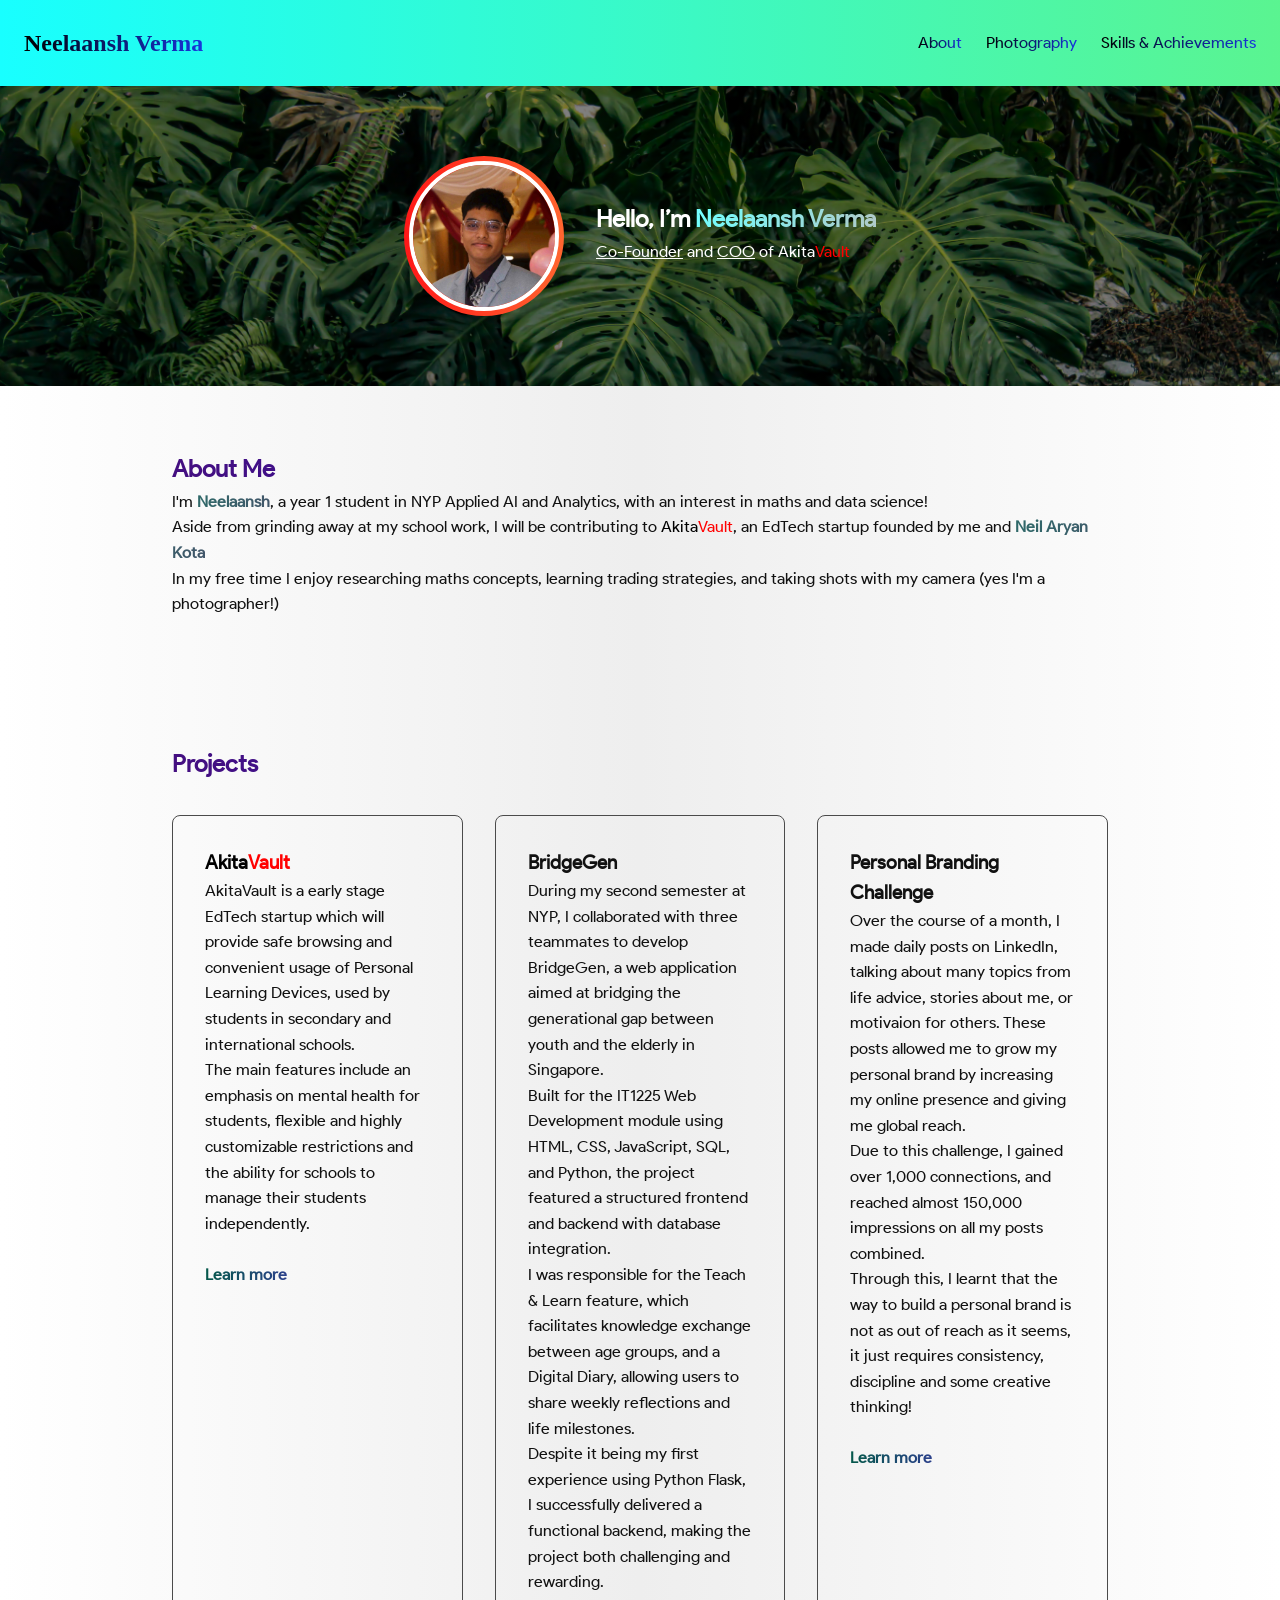
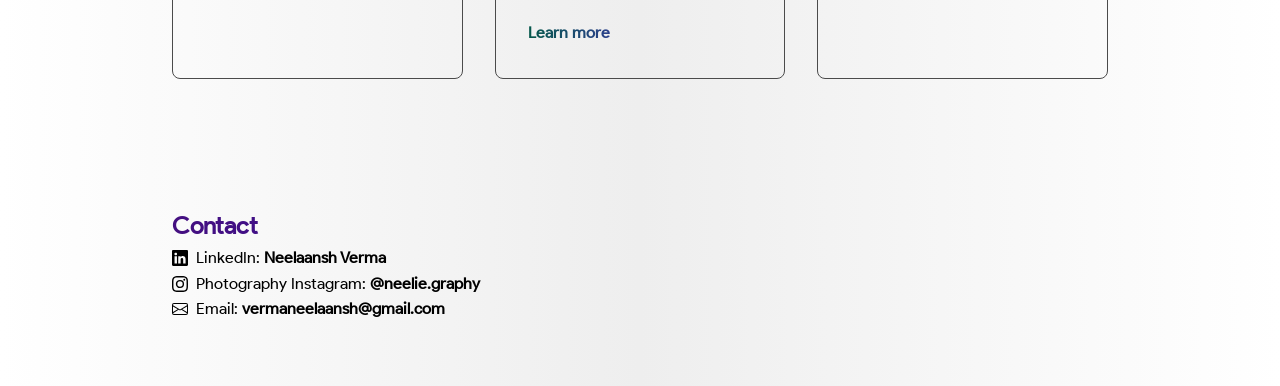
<file: index.html>
<!DOCTYPE html>
<html lang="en">
<head>
  <meta charset="UTF-8">
  <title>Neelaansh Verma</title>
  <meta name="viewport" content="width=device-width, initial-scale=1.0">
  <link rel="stylesheet" href="css/style.css">
</head>
<body>
    <audio autoplay loop>
        <source src="images/Zyrlith - Mindscape (Visualizer).mp3" type="audio/mpeg"> 
    </audio>

    <nav class="navbar">
        <h1 class="logo">
            Neelaansh Verma
        </h1>
        <ul>
        <li><a href="index.html">About</a></li>
        <li><a href="photography.html">Photography</a></li>
        <li><a href="skills.html">Skills & Achievements</a></li>
        </ul>
    </nav>

    <section class="hero">
        <div class="hero-content">
            <div class="avatar">
                <img src="images/1741098044890.jpeg" alt="Profile">
            </div>
            <div class="hero-text">
                <h2>Hello, I’m <span class="name-grad"><a href="https://www.linkedin.com/in/neelaansh-verma-236569338/">Neelaansh Verma</a></span></h2>
                <p><span class="underline">Co-Founder</span> and <span class="underline">COO</span> of Akita<span class="akv-text">Vault</span></p>
            </div>
        </div>
    </section>

    <section id="about" class="section">
        <h2>About Me</h2>
        <p>
        I'm <span class="name-grad2">Neelaansh</span>, a year 1 student in NYP Applied AI and Analytics, with an interest in maths and data science!<br>Aside from grinding away at my school work, I will be contributing to <a class="akitavault" href="https://www.linkedin.com/company/akitavault/">Akita<span class="akv-text">Vault</span></a>, an EdTech startup founded by me and <a class="neilaryankota" href="https://www.linkedin.com/in/neil-aryan-kota-9ab932304/">Neil Aryan Kota</a><br>In my free time I enjoy researching maths concepts, learning trading strategies, and taking shots with my camera (yes I'm a photographer!) 
        </p>
    </section>

    <section id="projects" class="section">
        <h2>Projects</h2>
        <div class="projects-grid box hidden">
            <article class="card">
                <h3><a href="https://www.linkedin.com/company/akitavault/">Akita<span class="akv-text">Vault</span></a></h3>
                <p>AkitaVault is a early stage EdTech startup which will provide safe browsing and convenient usage of Personal Learning Devices, used by students in secondary and international schools.<br>The main features include an emphasis on mental health for students, flexible and highly customizable restrictions and the ability for schools to manage their students independently.<br><br><a class="akvlink" href="https://www.linkedin.com/company/akitavault/">Learn more</a></p>
            </article>

            <article class="card">
                <h3>BridgeGen</h3>
                <p>During my second semester at NYP, I collaborated with three teammates to develop BridgeGen, a web application aimed at bridging the generational gap between youth and the elderly in Singapore.<br>Built for the IT1225 Web Development module using HTML, CSS, JavaScript, SQL, and Python, the project featured a structured frontend and backend with database integration.<br> I was responsible for the Teach & Learn feature, which facilitates knowledge exchange between age groups, and a Digital Diary, allowing users to share weekly reflections and life milestones.<br> Despite it being my first experience using Python Flask, I successfully delivered a functional backend, making the project both challenging and rewarding.<br><br><a class="akvlink" href="https://www.linkedin.com/in/neelaansh-verma-236569338/details/projects/">Learn more</a></p>
            </article>

            <article class="card">
                <h3>Personal Branding Challenge</h3>
                <p>Over the course of a month, I made daily posts on LinkedIn, talking about many topics from life advice, stories about me, or motivaion for others. These posts allowed me to grow my personal brand by increasing my online presence and giving me global reach.<br>Due to this challenge, I gained over 1,000 connections, and reached almost 150,000 impressions on all my posts combined.<br>Through this, I learnt that the way to build a personal brand is not as out of reach as it seems, it just requires consistency, discipline and some creative thinking!<br><br><a class="akvlink" href="https://www.linkedin.com/feed/update/urn:li:activity:7362489348820267008/">Learn more</a></p>
            </article>
        </div>
    </section>

    <section id="contact" class="section">
        <h2>Contact</h2>
        <a class="contactlink" href="https://www.linkedin.com/in/neelaansh-verma-236569338/">
            <div class="icon-text">
                <svg xmlns="http://www.w3.org/2000/svg" width="16" height="16" fill="currentColor" class="bi-linkedin" viewBox="0 0 16 16">
                    <path d="M0 1.146C0 .513.526 0 1.175 0h13.65C15.474 0 16 .513 16 1.146v13.708c0 .633-.526 1.146-1.175 1.146H1.175C.526 16 0 15.487 0 14.854zm4.943 12.248V6.169H2.542v7.225zm-1.2-8.212c.837 0 1.358-.554 1.358-1.248-.015-.709-.52-1.248-1.342-1.248S2.4 3.226 2.4 3.934c0 .694.521 1.248 1.327 1.248zm4.908 8.212V9.359c0-.216.016-.432.08-.586.173-.431.568-.878 1.232-.878.869 0 1.216.662 1.216 1.634v3.865h2.401V9.25c0-2.22-1.184-3.252-2.764-3.252-1.274 0-1.845.7-2.165 1.193v.025h-.016l.016-.025V6.169h-2.4c.03.678 0 7.225 0 7.225z"/>
                </svg>
                <span>LinkedIn: <strong>Neelaansh Verma</strong></span>
            </div>
        </a>
        <a class="contactlink" href="https://www.instagram.com/neelie.graphy">
            <div class="icon-text">
                    <svg xmlns="http://www.w3.org/2000/svg" width="16" height="16" fill="currentColor" class="bi-instagram" viewBox="0 0 16 16">
                        <path d="M8 0C5.829 0 5.556.01 4.703.048 3.85.088 3.269.222 2.76.42a3.9 3.9 0 0 0-1.417.923A3.9 3.9 0 0 0 .42 2.76C.222 3.268.087 3.85.048 4.7.01 5.555 0 5.827 0 8.001c0 2.172.01 2.444.048 3.297.04.852.174 1.433.372 1.942.205.526.478.972.923 1.417.444.445.89.719 1.416.923.51.198 1.09.333 1.942.372C5.555 15.99 5.827 16 8 16s2.444-.01 3.298-.048c.851-.04 1.434-.174 1.943-.372a3.9 3.9 0 0 0 1.416-.923c.445-.445.718-.891.923-1.417.197-.509.332-1.09.372-1.942C15.99 10.445 16 10.173 16 8s-.01-2.445-.048-3.299c-.04-.851-.175-1.433-.372-1.941a3.9 3.9 0 0 0-.923-1.417A3.9 3.9 0 0 0 13.24.42c-.51-.198-1.092-.333-1.943-.372C10.443.01 10.172 0 7.998 0zm-.717 1.442h.718c2.136 0 2.389.007 3.232.046.78.035 1.204.166 1.486.275.373.145.64.319.92.599s.453.546.598.92c.11.281.24.705.275 1.485.039.843.047 1.096.047 3.231s-.008 2.389-.047 3.232c-.035.78-.166 1.203-.275 1.485a2.5 2.5 0 0 1-.599.919c-.28.28-.546.453-.92.598-.28.11-.704.24-1.485.276-.843.038-1.096.047-3.232.047s-2.39-.009-3.233-.047c-.78-.036-1.203-.166-1.485-.276a2.5 2.5 0 0 1-.92-.598 2.5 2.5 0 0 1-.6-.92c-.109-.281-.24-.705-.275-1.485-.038-.843-.046-1.096-.046-3.233s.008-2.388.046-3.231c.036-.78.166-1.204.276-1.486.145-.373.319-.64.599-.92s.546-.453.92-.598c.282-.11.705-.24 1.485-.276.738-.034 1.024-.044 2.515-.045zm4.988 1.328a.96.96 0 1 0 0 1.92.96.96 0 0 0 0-1.92m-4.27 1.122a4.109 4.109 0 1 0 0 8.217 4.109 4.109 0 0 0 0-8.217m0 1.441a2.667 2.667 0 1 1 0 5.334 2.667 2.667 0 0 1 0-5.334"/>
                    </svg>
                <span>Photography Instagram: <strong>@neelie.graphy</strong></span>
            </div>
        </a>
        <a class="contactlink" href="mailto:vermaneelaansh@gmail.com">
            <div class="icon-text">
                <svg xmlns="http://www.w3.org/2000/svg" width="16" height="16" fill="currentColor" class="bi-envelope" viewBox="0 0 16 16">
                    <path d="M0 4a2 2 0 0 1 2-2h12a2 2 0 0 1 2 2v8a2 2 0 0 1-2 2H2a2 2 0 0 1-2-2zm2-1a1 1 0 0 0-1 1v.217l7 4.2 7-4.2V4a1 1 0 0 0-1-1zm13 2.383-4.708 2.825L15 11.105zm-.034 6.876-5.64-3.471L8 9.583l-1.326-.795-5.64 3.47A1 1 0 0 0 2 13h12a1 1 0 0 0 .966-.741M1 11.105l4.708-2.897L1 5.383z"/>
                </svg>
                <span>Email: <strong>vermaneelaansh@gmail.com</strong></span>
            </div>
        </a>
        
        <!--<div class="stat-card">
            <span class="stat-value" data-target="1683">0</span>
            <p>Followers on LinkedIn</p>
        </div>-->

    </section>

  <script src="js/script.js"></script>
  
</body>
</html>
</file>
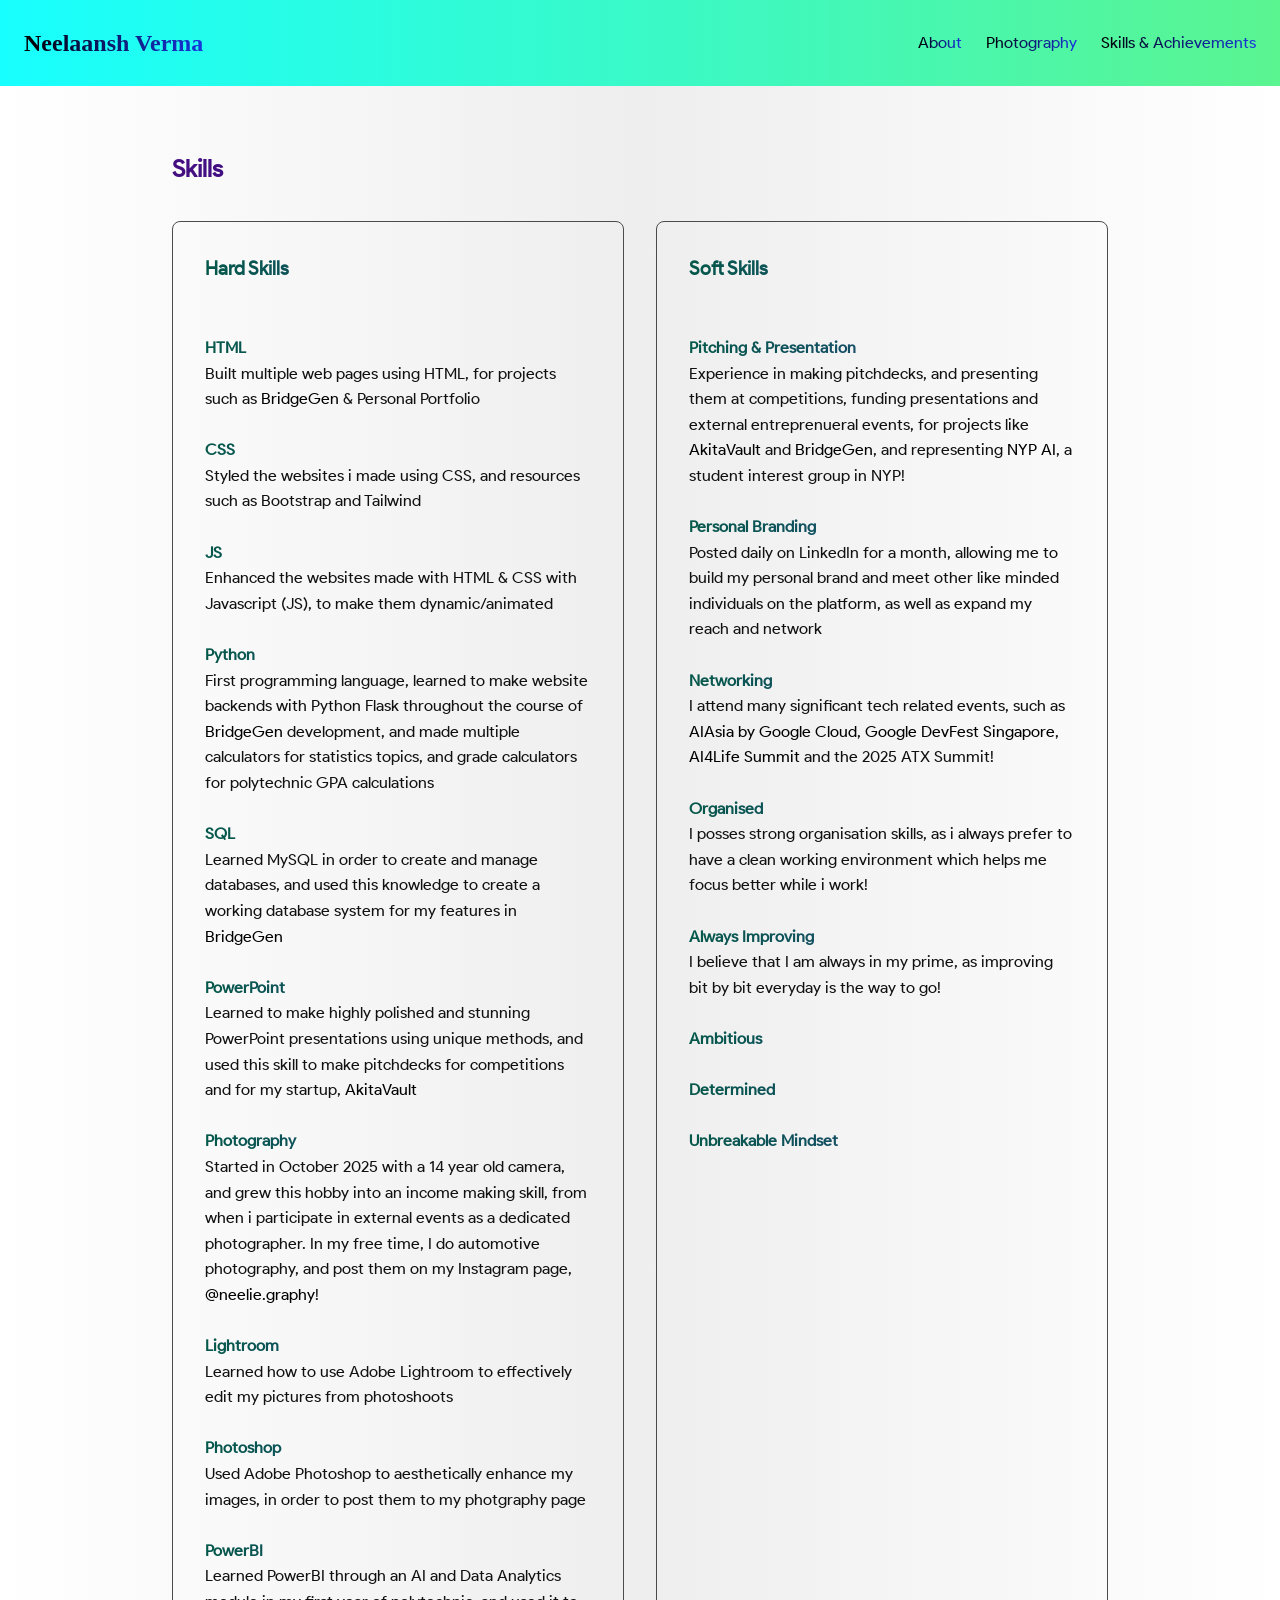
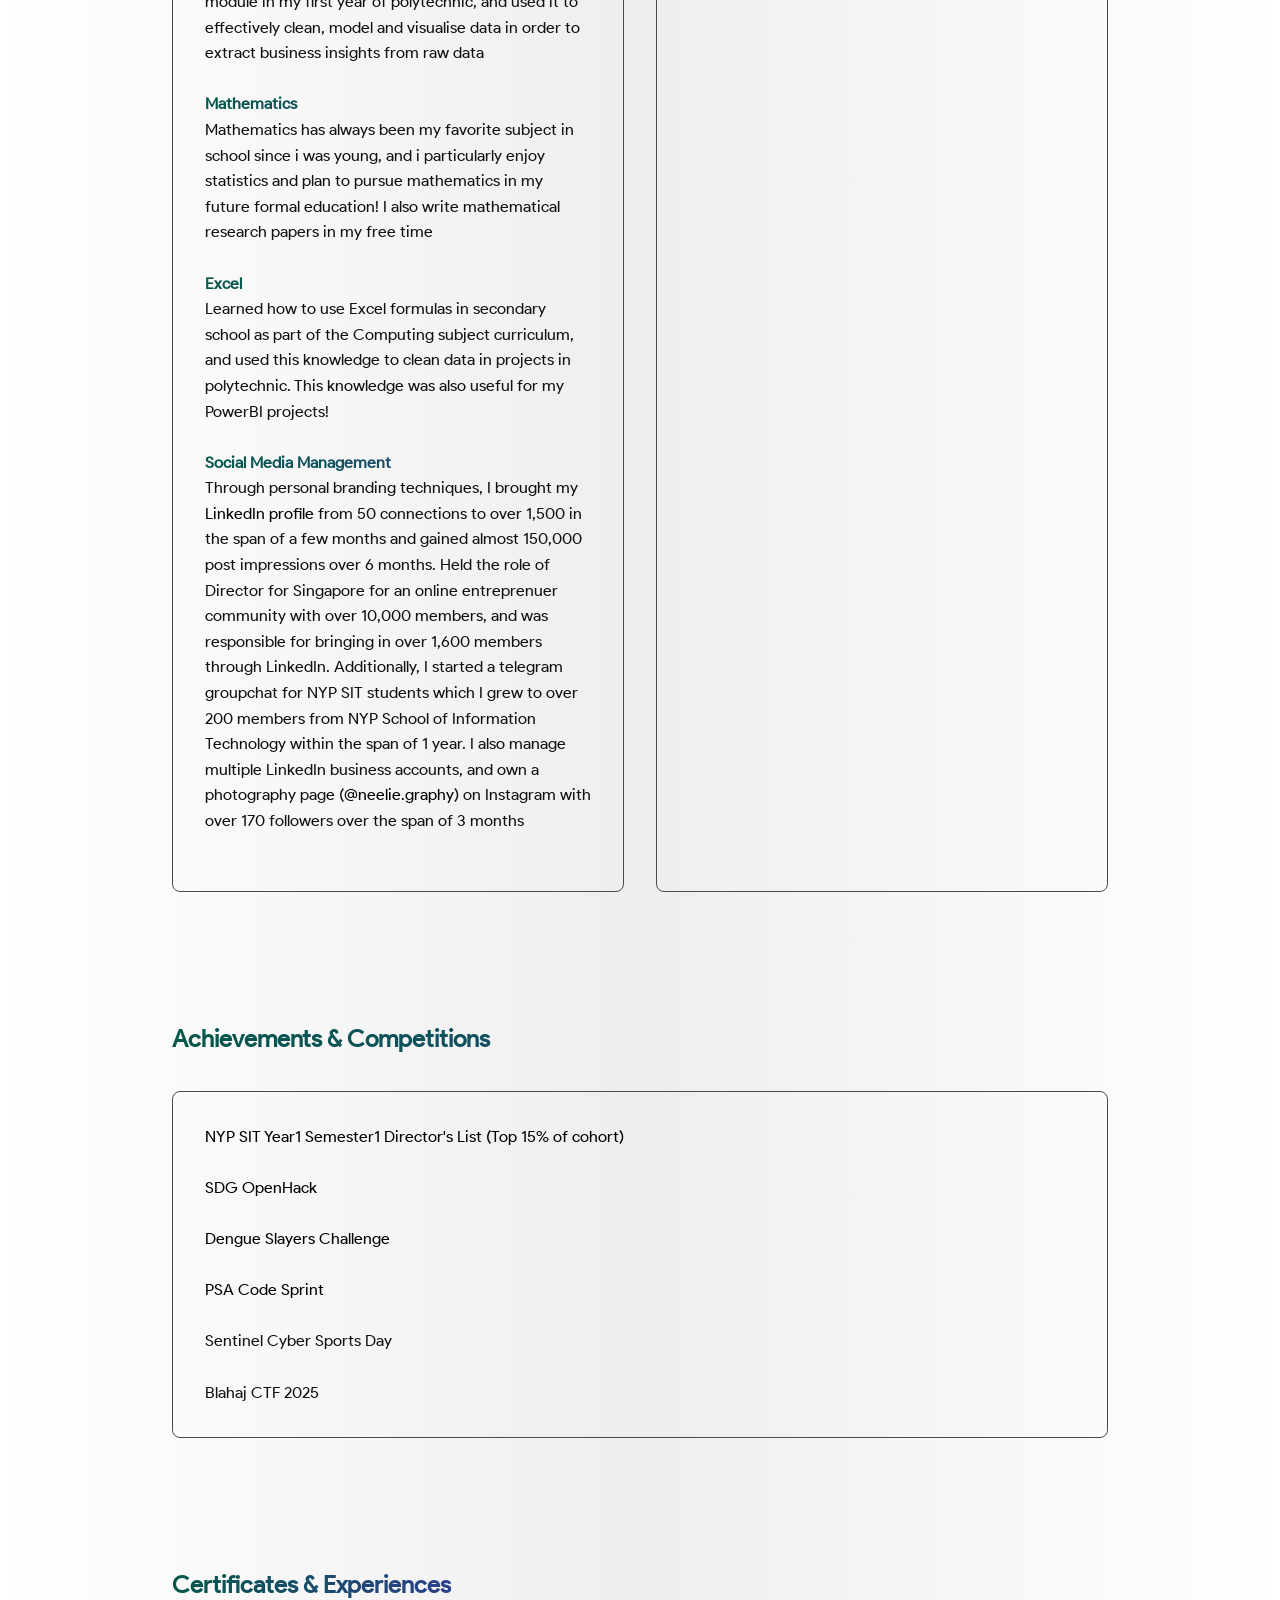
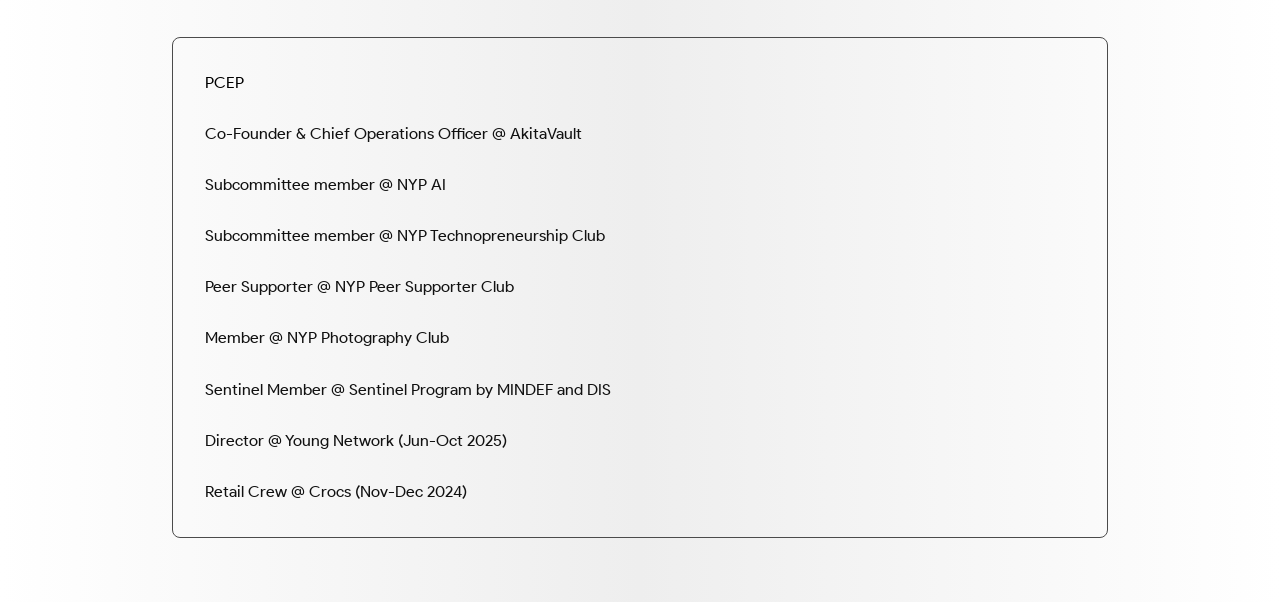
<file: skills.html>
<!DOCTYPE html>
<html lang="en">
<head>
    <meta charset="UTF-8">
    <meta name="viewport" content="width=device-width, initial-scale=1.0">
    <title>Skills</title>
    <link rel="stylesheet" href="css/style.css">
</head>
<body>
    <audio autoplay loop muted>
        <source src="images/Zyrlith - Mindscape (Visualizer).mp3" type="audio/mpeg"> 
    </audio>

    <nav class="navbar">
        <h1 class="logo">
            Neelaansh Verma
        </h1>
        <ul>
        <li><a href="index.html">About</a></li>
        <li><a href="photography.html">Photography</a></li>
        <li><a href="skills.html">Skills & Achievements</a></li>
        </ul>
    </nav>

    <section id="skills" class="section">
        <h2>Skills</h2>
        <div class="projects-grid box hidden">
            <article class="card">
                <h3 class="akvlink">Hard Skills</h3><br><br>
                <h4 class="akvlink">HTML</h4>
                <p>Built multiple web pages using HTML, for projects such as <a href="https://www.linkedin.com/in/neelaansh-verma-236569338/details/projects/">BridgeGen</a> & Personal Portfolio</p><br>
                <h4 class="akvlink">CSS</h4>
                <p>Styled the websites i made using CSS, and resources such as Bootstrap and Tailwind</p><br>
                <h4 class="akvlink">JS</h4>
                <p>Enhanced the websites made with HTML & CSS with Javascript (JS), to make them dynamic/animated</p><br>
                <h4 class="akvlink">Python</h4>
                <p>First programming language, learned to make website backends with Python Flask throughout the course of <a href="https://www.linkedin.com/in/neelaansh-verma-236569338/details/projects/">BridgeGen</a> development, and made multiple calculators for statistics topics, and grade calculators for polytechnic GPA calculations</p><br>
                <h4 class="akvlink">SQL</h4>
                <p>Learned MySQL in order to create and manage databases, and used this knowledge to create a working database system for my features in <a href="https://www.linkedin.com/in/neelaansh-verma-236569338/details/projects/">BridgeGen</a></p><br>
                <h4 class="akvlink">PowerPoint</h4>
                <p>Learned to make highly polished and stunning PowerPoint presentations using unique methods, and used this skill to make pitchdecks for competitions and for my startup, <a href="https://www.linkedin.com/company/akitavault/">AkitaVault</a></p><br>
                <h4 class="akvlink">Photography</h4>
                <p>Started in October 2025 with a 14 year old camera, and grew this hobby into an income making skill, from when i participate in external events as a dedicated photographer. In my free time, I do automotive photography, and post them on my Instagram page, <a href="https://www.instagram.com/neelie.graphy" class="akitavault">@neelie.graphy</a>!</p><br>
                <h4 class="akvlink">Lightroom</h4>
                <p>Learned how to use Adobe Lightroom to effectively edit my pictures from photoshoots</p><br>
                <h4 class="akvlink">Photoshop</h4>
                <p>Used Adobe Photoshop to aesthetically enhance my images, in order to post them to my photgraphy page</p><br>
                <h4 class="akvlink">PowerBI</h4>
                <p>Learned PowerBI through an AI and Data Analytics module in my first year of polytechnic, and used it to effectively clean, model and visualise data in order to extract business insights from raw data</p><br>
                <h4 class="akvlink">Mathematics</h4>
                <p>Mathematics has always been my favorite subject in school since i was young, and i particularly enjoy statistics and plan to pursue mathematics in my future formal education! I also write mathematical research papers in my free time</p><br>
                <h4 class="akvlink">Excel</h4>
                <p>Learned how to use Excel formulas in secondary school as part of the Computing subject curriculum, and used this knowledge to clean data in projects in polytechnic. This knowledge was also useful for my PowerBI projects!</p><br>
                <h4 class="akvlink">Social Media Management</h4>
                <p>Through personal branding techniques, I brought my <a href="https://www.linkedin.com/in/neelaansh-verma-236569338/">LinkedIn profile</a> from 50 connections to over 1,500 in the span of a few months and gained almost 150,000 post impressions over 6 months. Held the role of Director for Singapore for an online entreprenuer community with over 10,000 members, and was responsible for bringing in over 1,600 members through LinkedIn. Additionally, I started a telegram groupchat for NYP SIT students which I grew to over 200 members from NYP School of Information Technology within the span of 1 year. I also manage multiple LinkedIn business accounts, and own a photography page (<a href="https://www.instagram.com/neelie.graphy" class="akitavault">@neelie.graphy</a>) on Instagram with over 170 followers over the span of 3 months</p><br>
            </article>
            <article class="card">
                <h3 class="akvlink">Soft Skills</h3><br><br>
                <h4 class="akvlink">Pitching & Presentation</h4>
                <p>Experience in making pitchdecks, and presenting them at competitions, funding presentations and external entreprenueral events, for projects like <a href="https://www.linkedin.com/company/akitavault/">AkitaVault</a> and <a href="https://www.linkedin.com/in/neelaansh-verma-236569338/details/projects/">BridgeGen</a>, and representing <a href="https://nyp.ai">NYP AI</a>, a student interest group in NYP!</p><br>
                <h4 class="akvlink">Personal Branding</h4>
                <p>Posted daily on LinkedIn for a month, allowing me to build my personal brand and meet other like minded individuals on the platform, as well as expand my reach and network</p><br>
                <h4 class="akvlink">Networking</h4>
                <p>I attend many significant tech related events, such as <a href="https://www.linkedin.com/posts/neelaansh-verma-236569338_akitavault-singapore-ai-activity-7366890013499801600-2Gng?utm_source=share&utm_medium=member_desktop&rcm=ACoAAFTM4AoBgqzDvi3a2Dte_wCc0QduAiRBP6I">AIAsia by Google Cloud</a>, <a href="https://www.linkedin.com/posts/neelaansh-verma-236569338_google-gdg-networking-activity-7398722495467589633-_Kan?utm_source=share&utm_medium=member_desktop&rcm=ACoAAFTM4AoBgqzDvi3a2Dte_wCc0QduAiRBP6I">Google DevFest Singapore</a>, <a href="https://www.linkedin.com/posts/neelaansh-verma-236569338_networking-nanyangbiologics-nvidia-activity-7366141761074683905-KJuT?utm_source=share&utm_medium=member_desktop&rcm=ACoAAFTM4AoBgqzDvi3a2Dte_wCc0QduAiRBP6I">AI4Life Summit</a> and the 2025 ATX Summit!</p><br>
                <h4 class="akvlink">Organised</h4>
                <p>I posses strong organisation skills, as i always prefer to have a clean working environment which helps me focus better while i work!</p><br>
                <h4 class="akvlink">Always Improving</h4>
                <p>I believe that I am always in my prime, as improving bit by bit everyday is the way to go!</p><br>
                <h4 class="akvlink">Ambitious</h4><br>
                <h4 class="akvlink">Determined</h4><br>
                <h4 class="akvlink">Unbreakable Mindset</h4><br>
            </article>
    </section>
    <section id="achievements" class="section" class="achievements">
        <h2 class="akvlink">Achievements & Competitions</h2>
        <div class="projects-grid box hidden">
            <article class="card">
                <p><a href="https://www.linkedin.com/in/neelaansh-verma-236569338/details/certifications/1763658214895/single-media-viewer/?profileId=ACoAAFTM4AoBgqzDvi3a2Dte_wCc0QduAiRBP6I">NYP SIT Year1 Semester1 Director's List (Top 15% of cohort)</a></p><br>
                <p><a href="https://www.linkedin.com/posts/neelaansh-verma-236569338_sdgopenhack-nyp-hackathon-activity-7376657700509646848-_8hl?utm_source=share&utm_medium=member_desktop&rcm=ACoAAFTM4AoBgqzDvi3a2Dte_wCc0QduAiRBP6I">SDG OpenHack</a></p><br>
                <p><a href="https://www.linkedin.com/posts/neelaansh-verma-236569338_last-saturday-on-17-may-umang-surana-austin-activity-7331283635435700224--ZUX?utm_source=share&utm_medium=member_desktop&rcm=ACoAAFTM4AoBgqzDvi3a2Dte_wCc0QduAiRBP6I">Dengue Slayers Challenge</a></p><br>
                <p><a href="https://www.linkedin.com/in/neelaansh-verma-236569338/details/certifications/1762226588687/single-media-viewer/?profileId=ACoAAFTM4AoBgqzDvi3a2Dte_wCc0QduAiRBP6I">PSA Code Sprint</a></p><br>
                <p>Sentinel Cyber Sports Day</p><br>
                <p>Blahaj CTF 2025</p>
            </article>
        </div>
    </section>
    <section id="certificates" class="section">
        <h2><a href="https://www.linkedin.com/in/neelaansh-verma-236569338/details/experience/" class="akvlink">Certificates & Experiences</a></h2>
        <div class="projects-grid box hidden">
            <article class="card">
                <p><a href="https://www.linkedin.com/in/neelaansh-verma-236569338/details/certifications/1752826044509/single-media-viewer/?profileId=ACoAAFTM4AoBgqzDvi3a2Dte_wCc0QduAiRBP6I">PCEP</a></p><br>
                <p>Co-Founder & Chief Operations Officer @ AkitaVault</p><br>
                <p>Subcommittee member @ NYP AI</p><br>
                <p>Subcommittee member @ NYP Technopreneurship Club</p><br>
                <p>Peer Supporter @ NYP Peer Supporter Club</p><br>
                <p>Member @ NYP Photography Club</p><br>
                <p>Sentinel Member @ Sentinel Program by MINDEF and DIS</p><br>
                <p>Director @ Young Network (Jun-Oct 2025)</p><br>
                <p>Retail Crew @ Crocs (Nov-Dec 2024)</p>
            </article>
        </div>
    </section>
    <script src="js/script.js"></script>
</body>
</html>
</file>
<file: css/style.css>
* {
  margin: 0;
  padding: 0;
  box-sizing: border-box;
}

@font-face {
    font-family: "ProductSans-Regular";
    src: url("../fonts/ProductSans-Regular.ttf") format("truetype");
    font-weight: normal;
    font-style: normal;
}
body {
  line-height: 1.6;
  color: #111;
  font-family: "ProductSans-Regular";
  background: linear-gradient(90deg, #ffffff, #eeeeee,#ffffff);
}

.navbar {
  display: flex;
  justify-content: space-between;
  align-items: center;
  padding: 1.5rem;
  background: linear-gradient(270deg, #ffd518, #9de922, #18ffff);
  color: white;
  animation: gradientMove 10s ease infinite;
  background-size: 400% 400%;
  z-index: 1000;
}
@keyframes gradientMove {
  0% { background-position: 0% 50%; }
  50% { background-position: 100% 50%; }
  100% { background-position: 0% 50%; }
}
.logo {
    background: linear-gradient(to right, #000000, #1836dd);
    -webkit-background-clip: text;
    -webkit-text-fill-color: transparent;
    font-family: 'Brier';
}
.navbar ul {
  display: flex;
  gap: 1.5rem;
  list-style: none;
}

.navbar a {
    color: white;
    text-decoration: none;
    background: linear-gradient(to right, #000000, #1836dd);
    -webkit-background-clip: text;
    -webkit-text-fill-color: transparent;
    text-decoration: none;
}


.hero {
    min-height: 300px;
    display: flex;
    justify-content: center;
    align-items: center;
    background: linear-gradient(rgba(0,0,0,0.5), rgba(0,0,0,0.5)),url("../images/zArchive.jpg") center/cover no-repeat;
    height: 100px;
}

.section {
  padding: 4rem 2rem;
  max-width: 1000px;
  margin: auto;
}

.projects-grid {
  display: grid;
  grid-template-columns: repeat(auto-fit, minmax(250px, 1fr));
  gap: 2rem;
  margin-top: 2rem;
}

.card {
  padding: 2rem;
  border: 1px solid #4b4b4b;
  border-radius: 8px;
  transition: transform 1s;
}

/*.card:hover,.card:hover {
  transform: translateY(-5px) rotate(1deg);
  transform-origin: left;
} */

.card.tilt-left:hover {
  transform: translateY(-5px) rotate(-2deg);
  transform-origin: left center;
}

.card.tilt-right:hover {
  transform: translateY(-5px) rotate(2deg);
  transform-origin: right center;
}


#emailBtn {
  padding: 0.75rem 1.5rem;
  cursor: pointer;
}
@media (max-width: 768px) {
  .navbar {
    flex-direction: column;
    gap: 1rem;
  }

  .hero h2 {
    text-align: center;
  }
  .hero-content {
    flex-direction: column;
    gap: 1rem;
  }
}
.hero-content {
  display: flex;
  align-items: center;
  gap: 2rem;
}
.avatar {
  width: 160px;
  height: 160px;
  border-radius: 50%;
  padding: 5px; 
  background: linear-gradient(270deg, #ff7a18, #ffb347, #ff1818);
  background-size: 400% 400%;
  animation: gradientMove 8s linear infinite;
  display: flex;
  justify-content: center;
  align-items: center;
}

.hero-text {
  margin-bottom: 0.5rem;
  color: white
}
.name-grad {
    background: linear-gradient(270deg, #d6d6d6, #ee9595, #72ffff);
    animation: gradientMove 10s ease infinite;
    font-weight: 800;
    background-size: 400% 400%; 
    -webkit-background-clip: text;
    -webkit-text-fill-color: transparent;
}
.name-grad a, .name-grad2 a, .neilaryankota {
    text-decoration: none;
}
.name-grad2, .neilaryankota {
    background: linear-gradient(270deg, #000000, #55446b, #2f6969);
    animation: gradientMove 10s ease infinite;
    font-weight: 600;
    background-size: 400% 400%; 
    -webkit-background-clip: text;
    -webkit-text-fill-color: transparent;
}
.avatar img {
  width: 100%;
  height: 100%;
  border-radius: 50%;
  display: block;
  object-fit: cover;
  border: 4px solid white;
}

.akv-text {
    color: red;
}
.akitavault, .card a{
    text-decoration: none;
    color: black;
}
.akvlink  {
    background: linear-gradient(270deg, #0099ff, #5229cc, #05584a);
    animation: gradientMove 10s ease infinite;
    font-weight: 800;
    background-size: 400% 400%; 
    -webkit-background-clip: text;
    -webkit-text-fill-color: transparent;
    transition: transform 0.5s;
    text-decoration: none;
}
.underline {
    text-decoration: underline;
}

#about h2, #projects h2, #contact h2, #skills h2{
    background: linear-gradient(270deg, #000000, #001aff, #440f80);
    animation: gradientMove 10s ease infinite;
    font-weight: 800;
    background-size: 400% 400%; 
    -webkit-background-clip: text;
    -webkit-text-fill-color: transparent;
    transition: transform 1s;
}

#about h2:hover, #projects h2:hover, #contact h2:hover, #skills h2:hover{
    transform: translateY(-5px);
    transform-origin: left;
}

.stat-card {
  width: 220px;
  padding: 20px;
  border-radius: 12px;
  background: white;
  box-shadow: 0 8px 24px rgba(0,0,0,0.12);
  text-align: center;
}

.stat-value {
  font-size: 42px;
  font-weight: bold;
  display: block;
}

.box {
  opacity: 0;
  transform: translateY(200px); 
  transition: all 0.6s ease-out;
}

.box.show {
  opacity: 1;
  transform: translateY(0);
}

h3 .akvlink {
    background: linear-gradient(270deg, #0099ff, #5229cc, #05584a);
    animation: gradientMove 10s ease infinite;
    font-weight: 800;
    background-size: 400% 400%; 
    -webkit-background-clip: text;
    -webkit-text-fill-color: transparent;
    transition: transform 0.5s;
    text-decoration: none;
}
.icon-text {
  display: flex;
  align-items: center;
  gap: 8px;             
}
svg {
  animation: gradientMove 10s ease infinite;
  transition: transform 0.8s;
}
svg:hover {
  transform: scale(1.2);
  transform: rotate(720deg);
}
.contactlink {
  text-decoration: none;
  color: #000000;
}
.photo-grid {
    /*display: grid;
    grid-template-columns: repeat(auto-fill, minmax(150px, 1fr));*/
    gap: 10px;
    display: flex;
    flex-wrap: wrap;
}
.row {
    overflow: hidden;
    white-space: nowrap;
}

.track {
    display: flex;
    gap: 10px;
    width: max-content;
}

.row img {
    height: 300px;
    width: auto;
    object-fit: cover;
}
.photo-grid img {
    /*width: 100%;
    height: 200px;
    object-fit: cover;
    height: 200px;
    flex-grow: 1;
    object-fit: cover;*/
    transition: transform 0.3s;
}
#overlay {
    display: none;               
    position: fixed;
    top: 0;
    left: 0;
    width: 100%;
    height: 100%;
    background: rgba(0,0,0,0.8);
    justify-content: center;
    align-items: center;
    z-index: 1000;
}

#overlay img {
    max-width: 90%;
    max-height: 90%;
    box-shadow: 0 0 20px #000;
    transition: transform 0.3s ease;
    animation: zoomIn 0.3s forwards;
    transform: scale(0);
}

#close {
    position: absolute;
    top: 20px;
    right: 30px;
    color: white;
    font-size: 40px;
    cursor: pointer;
}
@keyframes scroll-left {
    from { transform: translateX(0); }
    to { transform: translateX(-50%); }
}

@keyframes scroll-right {
    from { transform: translateX(-50%); }
    to { transform: translateX(0); }
}
@keyframes zoomIn {
    to { transform: scale(1); }
}
.row.odd .track {
    animation: scroll-right 60s linear infinite;
}

.row.even .track {
    animation: scroll-left 60s linear infinite;
}
#lightbox {
    display: none;
    position: fixed;
    inset: 0;
    background: rgba(0,0,0,0.9);
    justify-content: center;
    align-items: center;
    overflow: hidden;
    z-index: 1000;
}

#lightbox img {
    max-width: 90%;
    max-height: 90%;
    transition: transform 0.1s ease;
    cursor: grab;
}
.lazy {
    opacity: 0;
    transition: opacity 0.5s ease-in;
}

.lazy-loaded {
    opacity: 1;
}
</file>
